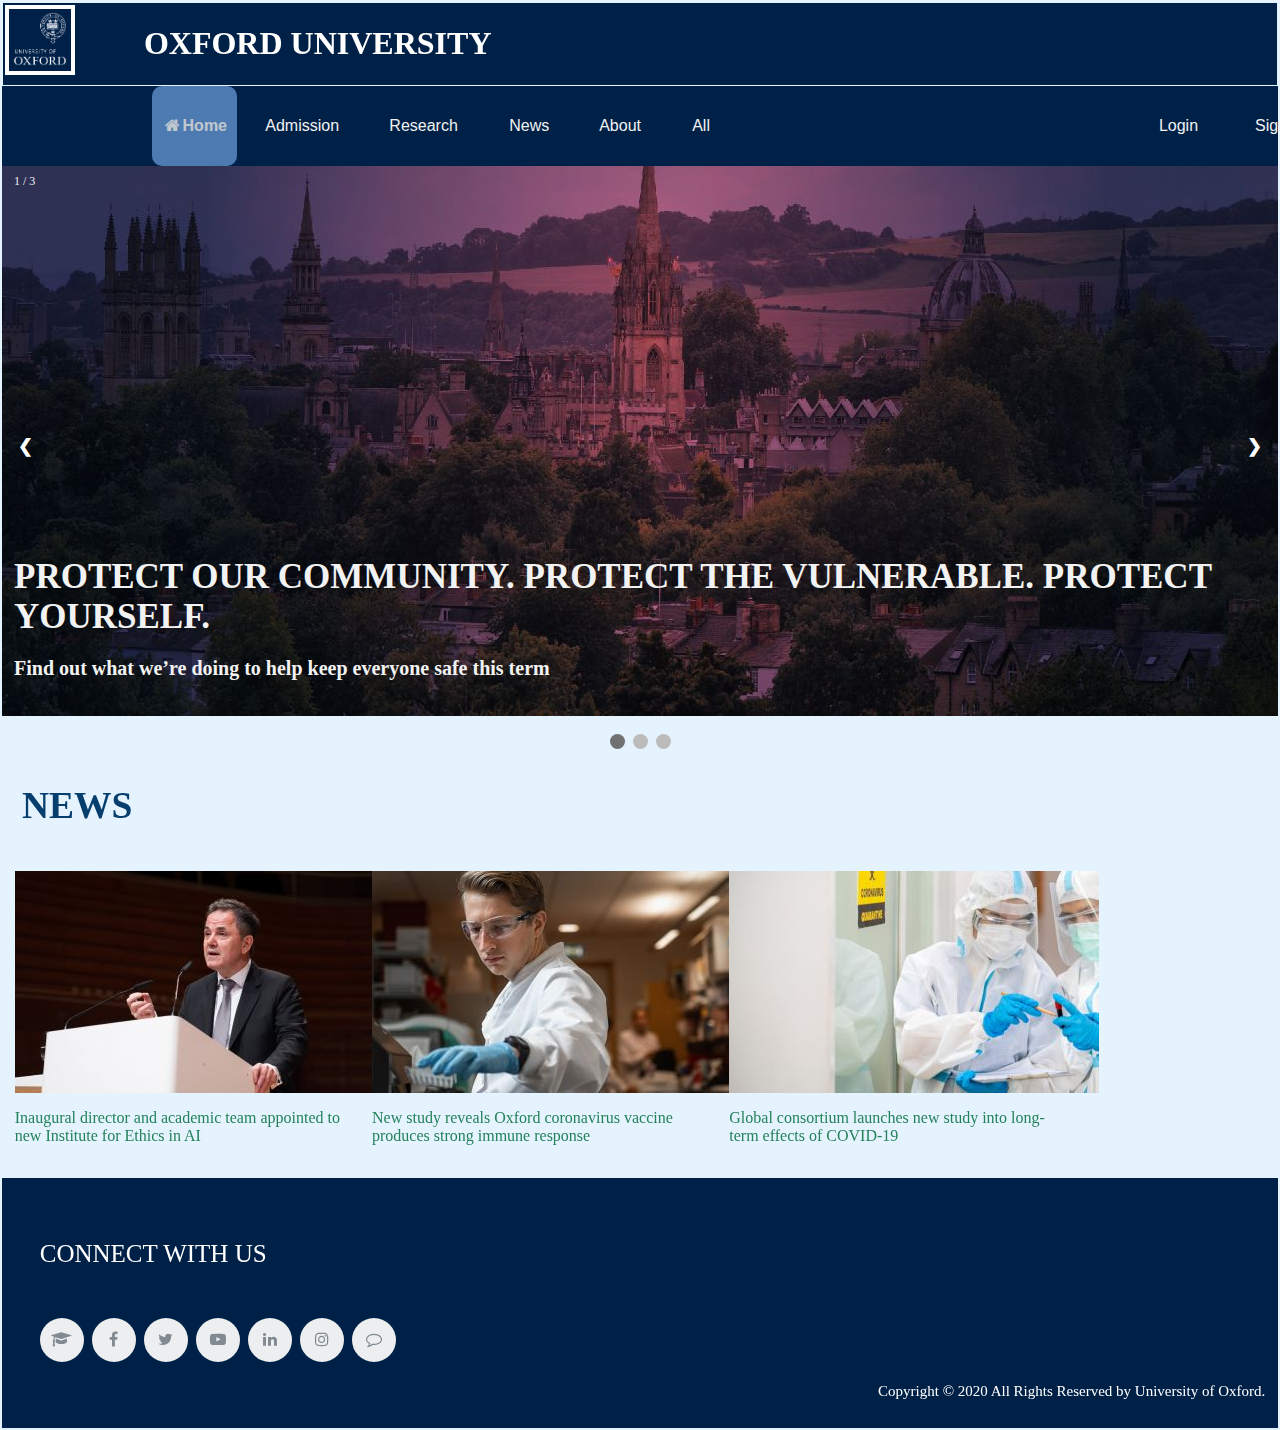
<file: web/index.html>
<!DOCTYPE html>
<!DOCTYPE html>
<html lang="en" dir="ltr">
<head>
  <meta charset="utf-8">
  <meta name="viewport" content="width=device-width, initial-scale=1">
  <title>ASSIGNMENT 1-2</title>
  <link rel="stylesheet" href="CSS/ex.css">
  <link rel="stylesheet" href="CSS/footer.css">
  <link rel="stylesheet" href="https://cdnjs.cloudflare.com/ajax/libs/font-awesome/4.7.0/css/font-awesome.min.css">
<!-- <link rel="stylesheet" href="https://fonts.googleapis.com/css?family=Lobster"> -->
</head>
<body>
  <header>
    <div class="header">
      <div class="logo">
        <a href="index.html">
        <img src="images/OX.png" alt="Oxford University" style="  width:70px;height:70px;border: 4px #ffffff solid;";>
        </a>
      </div>

          <h1 class="header"> OXFORD UNIVERSITY</h1>

    </div>
        <nav>
          <div class="menu">
          <ul style="  padding: 0;margin: 0 0 0 150px;display: inline-flex;list-style: none;">
             <li><a href="index.html" class ="active"><i class="fa fa-fw fa-home"></i>Home</a></li>
             <li><div class="dropdown">
               <a href="#">Admission</a>
               <div class="dropdown-content">
                 <a href="#">Undergraduate</a>
                 <a href="#">Graduate</a>
                 <a href="#">Continuining education</a>
               </div>
                </div>
            </li>
            <li><div class="dropdown">
              <a href="#">Research</a>
              <div class="dropdown-content">
                <a href="#">Dividions</a>
                <a href="#">Research impact </a>
                <a href="#">Libraries</a>
                <a href="#">Innovation and partnership</a>
                <a href="#">Support for researchers</a>
                <a href="#">Public Engagement with Research</a>
              </div>
               </div>
           </li>
           <li><div class="dropdown">
             <a href="#">News</a>
             <div class="dropdown-content">
               <a href="#">Events</a>
               <a href="sblog.html">Science Blog</a>
               <a href="Director.html">Arts Blog</a>
               <a href="effect.html">Oxford and Coronavirus</a>
               <a href="#">News releases for journalists</a>
               <a href="#">Filming in Oxford</a>
               <a href="#">Find an Expert</a>
             </div>
              </div>
          </li>
          <li><div class="dropdown">
            <a href="#" >About</a>
            <div class="dropdown-content">
              <a href="#">Organization</a>
              <a href="#">Facts and figures</a>
              <a href="#">Oxford people</a>
              <a href="#">Oxford Access</a>
              <a href="#">Jobs</a>
            </div>
             </div>
         </li>
           <li><div class="dropdown">
             <a href="A" >All</a>
             <div class="dropdown-content">
               <a href="#">Colleges</a>
               <a href="#">Oxford Students</a>
               <a href="#">Local community</a>
               <a href="#">Staff</a>
               <a href="#">Alumni</a>
             </div>
           </div>
          </li>
           <li>
            <div class="login">
              <a href="login.html">Login</a>
            </div>
          </li>
          <li>
           <div class="dropdown">
             <a href="signup.html">Sign UP</a>
           </div>
         </li>
         </ul>
         </div>

        </nav>
  </header>

  <main>
    <section>

      <div class="slideshow-container">

        <!-- Full-width images with number and caption text -->
        <div class="mySlides fade">
          <div class="numbertext">1 / 3</div>
          <img src="images/building.jpg" alt="Oxford University" style="width:100%; height:550px;">
          <div class="text">
            <b>PROTECT OUR COMMUNITY. PROTECT THE VULNERABLE. PROTECT YOURSELF. </b>
            <p style="font-size:20px;">Find out what we’re doing to help keep everyone safe this term</p>
        </div>

      </div>

        <div class="mySlides fade">
          <div class="numbertext">2 / 3</div>
          <img src="images/virtual.png" alt="Virtual" style="width:100%; height:550px;">
          <div class="text" style="color: #111111;">
            <b>MEET US ONLINE! OUR UNDERGRADUATE OPEN DAY IS ON 18 SEPTEMBER</b>
            <p style="font-size:20px;">Meet staff and students, virtually tour colleges and departments, and find out what it’s really like to be a student here</p></div>
        </div>

        <div class="mySlides fade">
          <div class="numbertext">3 / 3</div>
          <img src="images/lib.jpeg" alt="Library" style="width: 100%;height: 550px;">
          <div class="text">
            <b>HOW TO CHOOSE A MASTER’S COURSE</b>
          <p style="font-size:20px;">Make sure your course is a great fit for you with our advice on where to start</p> </div>
        </div>

        <!-- Next and previous buttons -->
        <a class="prev" onclick="plusSlides(-1)">&#10094;</a>
        <a class="next" onclick="plusSlides(1)">&#10095;</a>
      </div>
      <br>

      <!-- The dots/circles -->
      <div style="text-align:center">
        <span class="dot" onclick="currentSlide(1)"></span>
        <span class="dot" onclick="currentSlide(2)"></span>
        <span class="dot" onclick="currentSlide(3)"></span>
      </div>


      <script>
      var slideIndex = 1;
      showSlides(slideIndex);

      function plusSlides(n) {
      showSlides(slideIndex += n);
      }

      function currentSlide(n) {
      showSlides(slideIndex = n);
      }

      function showSlides(n)
      {
        var i;
        var slides = document.getElementsByClassName("mySlides");
        var dots = document.getElementsByClassName("dot");
        if (n > slides.length) {slideIndex = 1}
        if (n < 1) {slideIndex = slides.length}
        for (i = 0; i < slides.length; i++) {
        slides[i].style.display = "none";
      }
      for (i = 0; i < dots.length; i++) {
        dots[i].className = dots[i].className.replace(" active", "");
      }
      slides[slideIndex-1].style.display = "block";
      dots[slideIndex-1].className += " active";
     }
   </script>
    </section>
    <div id="sec1">
      <h2> <b>NEWS</b></h2>
    </div>
    <div class="row">
    <div  class="column">
      <a  href="Director.html" >
      <img alt="Inaugural director and academic team appointed to new Institute for Ethics in AI" src="images/John T LP.jpg">
      <p>Inaugural director and academic team appointed to new Institute for Ethics in AI</p></a>
    </div>

    <div class="column">
      <a href="sblog.html">
      <img alt="Oxford coronavirus vaccine" src="images/vacc.jpg">
      <p>New study reveals Oxford coronavirus vaccine produces strong immune response</p></a>
    </div>

    <div class="column">
      <a href="effect.html">
      <img alt="Long term Effects of COVID-19" src="images/global.jpg">
      <p>Global consortium launches new study into long-term effects of COVID-19</p></a>
    </div>

  </div>
</main>
   <footer >
      <div>
            <p style="padding:2%;font-size: 25px;">CONNECT WITH US </p>
           <ul class="social-icons" style="list-style-type:none;">

             <li><a  href="https://www.ox.ac.uk/itunes-u"><i class=" fa fa-graduation-cap"></i></a></li>
             <li><a  href="https://www.facebook.com/the.university.of.oxford"><i class="fa fa-facebook"></i></a></li>
             <li><a  href="https://twitter.com/uniofoxford"><i class="fa fa-twitter"></i></a></li>
             <li><a  href="https://www.youtube.com/c/oxforduniversity"><i class="fa fa-youtube-play"></i></a></li>
             <li><a  href="https://www.linkedin.com/school/oxforduni/"><i class="fa fa-linkedin"></i></a></li>
              <li><a  href="https://www.instagram.com/oxford_uni/"><i class="fa fa-instagram"></i></a></li>
             <li><a  href="https://theconversation.com/institutions/university-of-oxford-1260"><i class="fa fa-comment-o"></i></a></li>
           </ul>
      </div>
      <div id="foot"class="footer">
             <p>Copyright &copy; 2020 All Rights Reserved by
               University of Oxford.
             </p>
      </div>
  </footer>
</body>
</html>
</file>
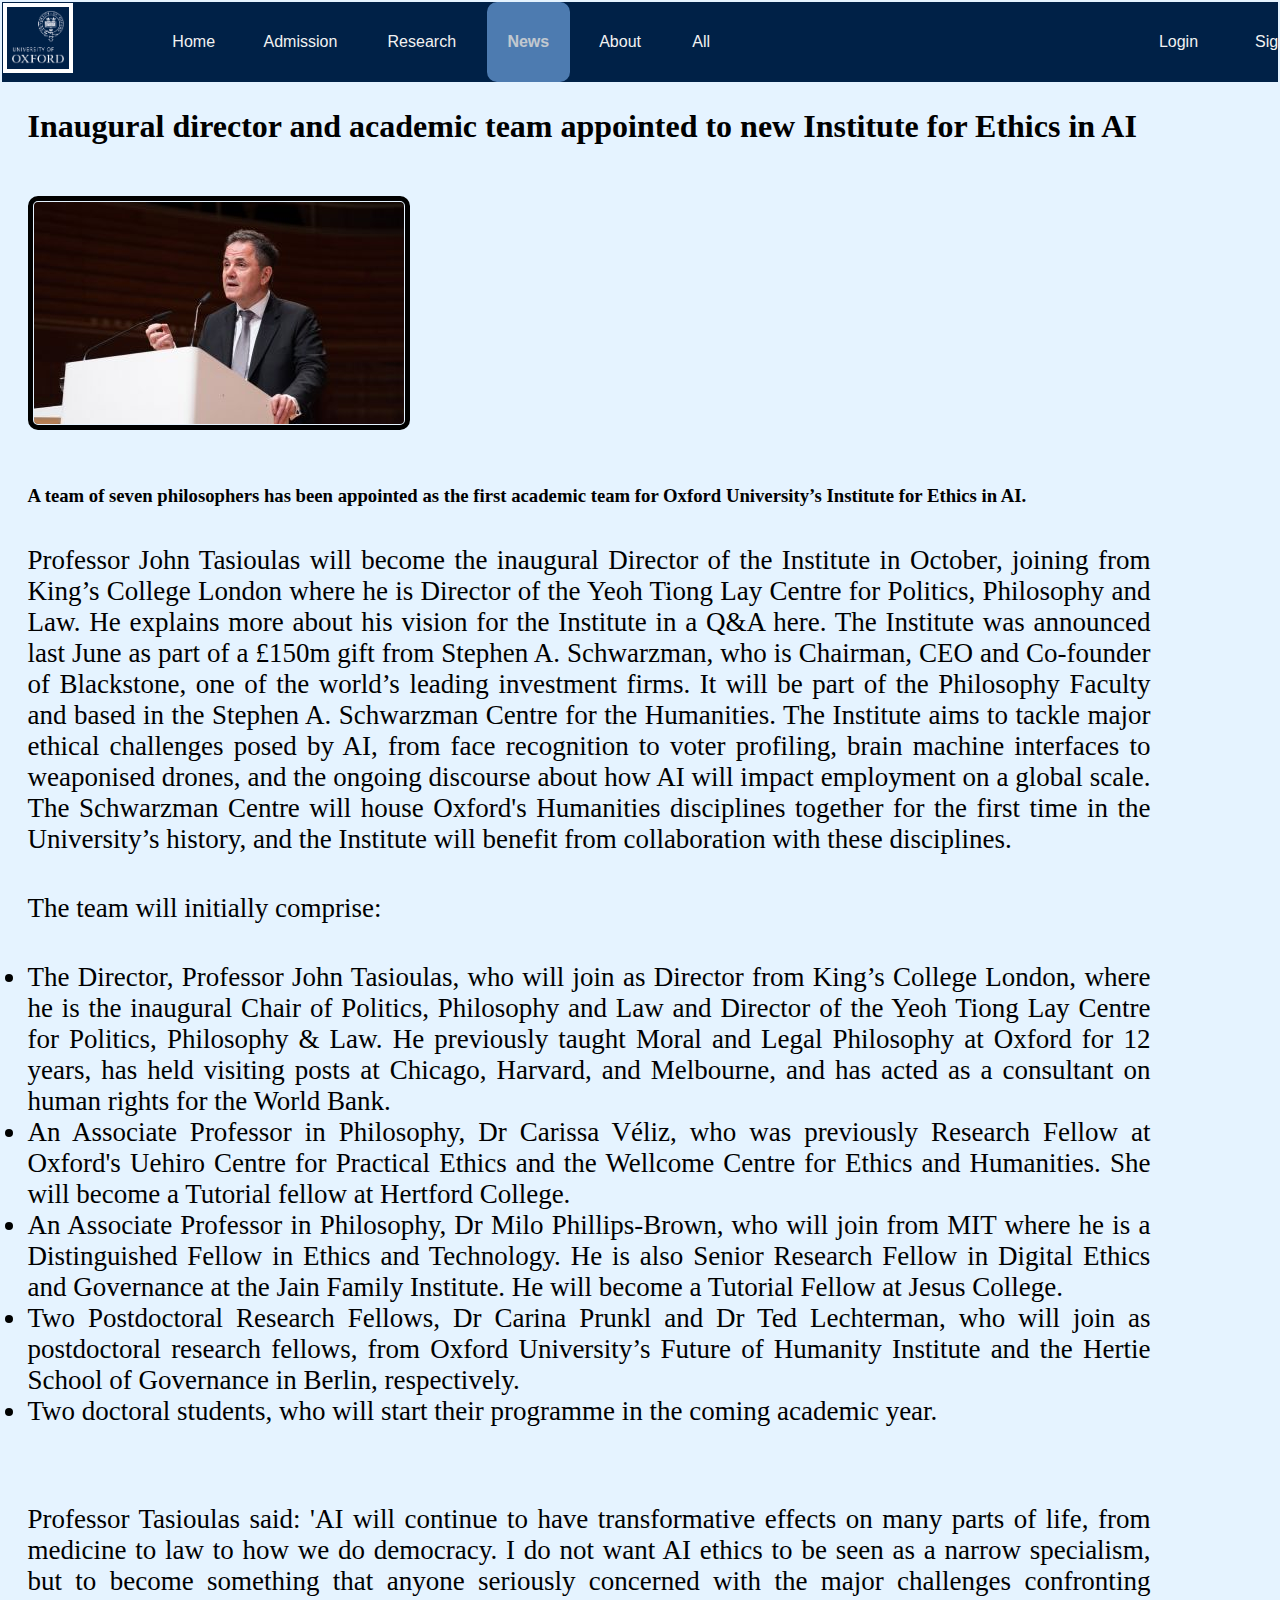
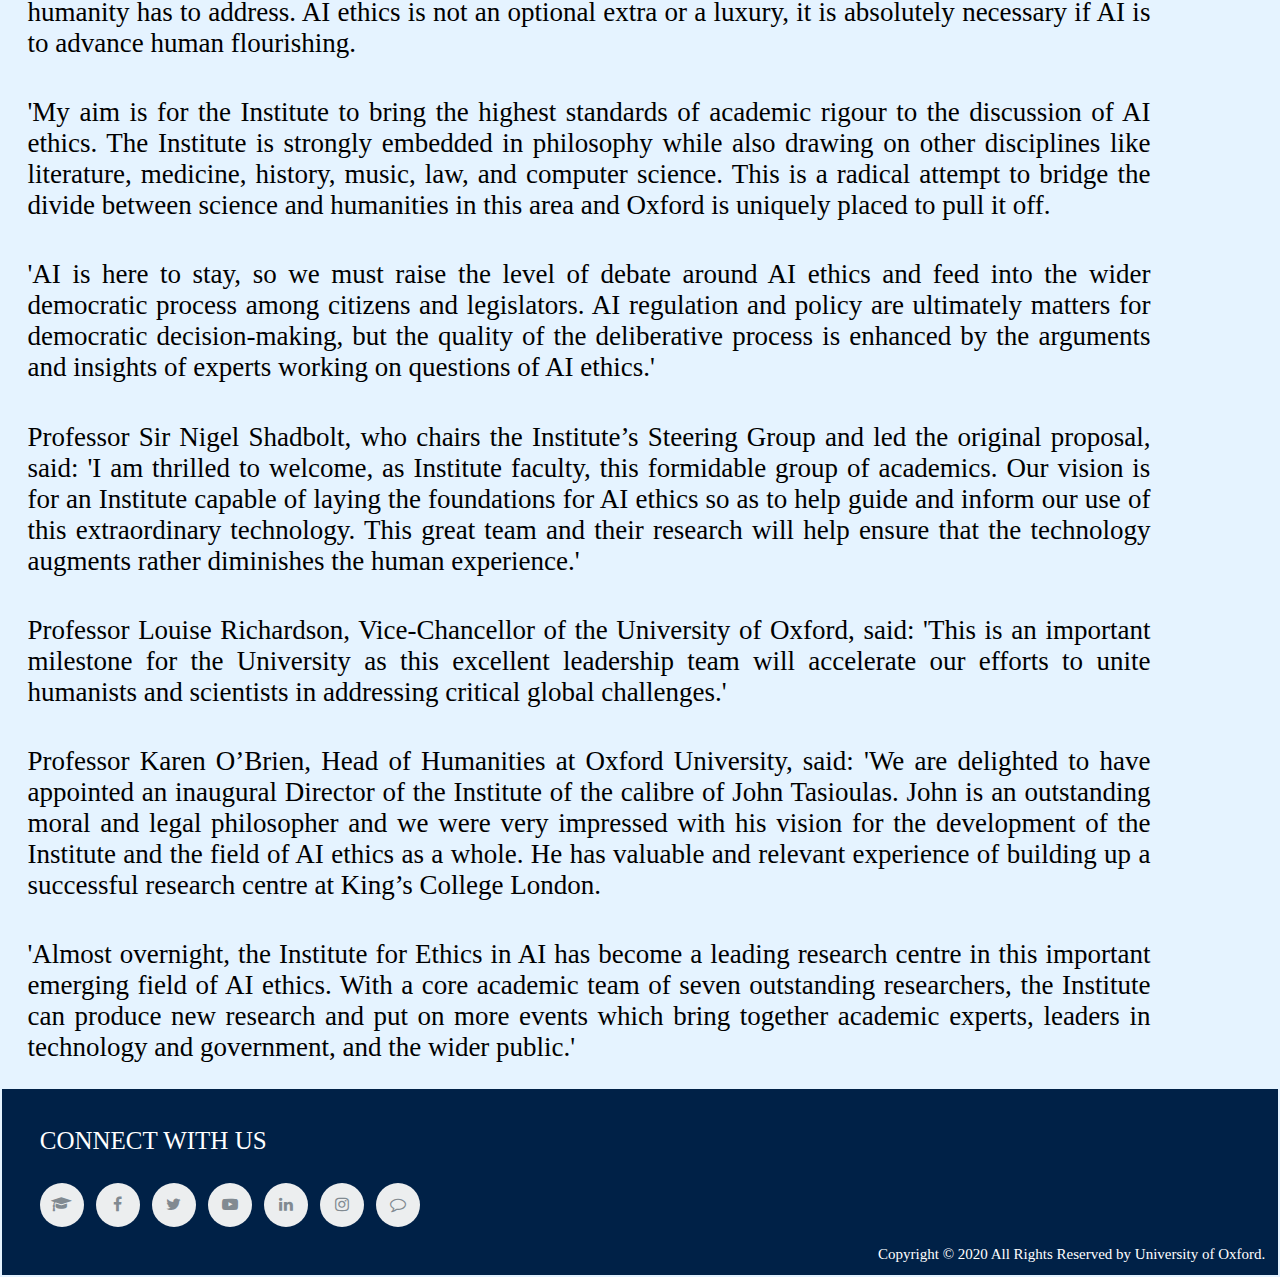
<file: web/Director.html>
<!DOCTYPE html>
<html lang="en" dir="ltr">
<head>
  <meta charset="utf-8">
  <meta name="viewport" content="width=device-width, initial-scale=1">
  <title>NEWS</title>
  <link rel="stylesheet" href="CSS/page.css">
  <link rel="stylesheet" href="CSS/footer.css">
  <link rel="stylesheet" href="https://cdnjs.cloudflare.com/ajax/libs/font-awesome/4.7.0/css/font-awesome.min.css">
</head>
<body>
  <header>
     <div class="logo">
       <a href="index.html">
       <img src="images/OX.png" alt="Oxford University" style="  width:70px;height:70px;border: 4px #ffffff solid;";>
       </a>
     </div>
        <nav>
          <div class="menu">
          <ul style="  padding: 0;margin: 0 0 0 150px;display: inline-flex;list-style: none;">
             <li><a href="index.html">Home</a></li>
             <li><div class="dropdown">
               <a href="#">Admission</a>
               <div class="dropdown-content">
                 <a href="#">Undergraduate</a>
                 <a href="#">Graduate</a>
                 <a href="#">Continuining education</a>
               </div>
                </div>
            </li>
            <li><div class="dropdown">
              <a href="#">Research</a>
              <div class="dropdown-content">
                <a href="#">Dividions</a>
                <a href="#">Research impact </a>
                <a href="#">Libraries</a>
                <a href="#">Innovation and partnership</a>
                <a href="#">Support for researchers</a>
                <a href="#">Public Engagement with Research</a>
              </div>
               </div>
           </li>
           <li><div class="dropdown">
             <a href="#" class="active">News</a>
             <div class="dropdown-content">
               <a href="#">Events</a>
               <a href="sblog.html">Science Blog</a>
               <a href="Director.html">Arts Blog</a>
               <a href="effect.html">Oxford and Coronavirus</a>
               <a href="#">News releases for journalists</a>
               <a href="#">Filming in Oxford</a>
               <a href="#">Find an Expert</a>
             </div>
              </div>
          </li>
          <li><div class="dropdown">
            <a href="#" >About</a>
            <div class="dropdown-content">
              <a href="#">Organization</a>
              <a href="#">Facts and figures</a>
              <a href="#">Oxford people</a>
              <a href="#">Oxford Access</a>
              <a href="#">Jobs</a>
            </div>
             </div>
         </li>
           <li><div class="dropdown">
             <a href="A" >All</a>
             <div class="dropdown-content">
               <a href="#">Colleges</a>
               <a href="#">Oxford Students</a>
               <a href="#">Local community</a>
               <a href="#">Staff</a>
               <a href="#">Alumni</a>
             </div>
           </div>
          </li>
           <li>
            <div class="login">
              <a href="login.html">Login</a>
            </div>
          </li>
          <li>
           <div class="dropdown">
             <a href="signup.html">Sign UP</a>
           </div>
         </li>
         </ul>
         </div>

        </nav>
  </header>

  <h1>Inaugural director and academic team appointed to new Institute for Ethics in AI</h1>

  <a><img alt="Inaugural director and academic team appointed to new Institute for Ethics in AI" src="images/John T LP.jpg" style="border: 5px solid ;border-radius:10px;padding:1px;margin:2%;"/></a>

  <h3>A team of seven philosophers has been appointed as the first academic team for Oxford University’s Institute for Ethics in AI.</h3>
     <p>Professor John Tasioulas will become the inaugural Director of the Institute in October, joining from King’s College London where he is Director of
       the Yeoh Tiong Lay Centre for Politics, Philosophy and Law. He explains more about his vision for the Institute in a Q&A here.
       The Institute was announced last June as part of a £150m gift from Stephen A. Schwarzman, who is Chairman, CEO and Co-founder of Blackstone,
       one of the world’s leading investment firms. It will be part of the Philosophy Faculty and based in the Stephen A. Schwarzman Centre for the Humanities.
       The Institute aims to tackle major ethical challenges posed by AI, from face recognition to voter profiling, brain machine interfaces to weaponised drones,
       and the ongoing discourse about how AI will impact employment on a global scale. The Schwarzman Centre will house Oxford's Humanities disciplines together for
       the first time in the University’s history, and the Institute will benefit from collaboration with these disciplines.</p>
     <p>The team will initially comprise:
       <ul id="pageul">
         <li>The Director, Professor John Tasioulas, who will join as Director from King’s College London, where he is the inaugural Chair of Politics, Philosophy and
           Law and Director of the Yeoh Tiong Lay Centre for Politics, Philosophy & Law. He previously taught Moral and Legal Philosophy at Oxford for 12 years, has held
           visiting posts at Chicago, Harvard, and Melbourne, and has acted as a consultant on human rights for the World Bank.</li>
         <li>An Associate Professor in Philosophy, Dr Carissa Véliz, who was previously Research Fellow at Oxford's Uehiro Centre for Practical Ethics and the Wellcome
            Centre for Ethics and Humanities. She will become a Tutorial fellow at Hertford College.</li>
         <li>An Associate Professor in Philosophy, Dr Milo Phillips-Brown, who will join from MIT where he is a Distinguished Fellow in Ethics and Technology. He is also
           Senior Research Fellow in Digital Ethics and Governance at the Jain Family Institute. He will become a Tutorial Fellow at Jesus College.</li>
         <li>Two Postdoctoral Research Fellows, Dr Carina Prunkl and Dr Ted Lechterman, who will join as postdoctoral research fellows, from Oxford University’s Future of
            Humanity Institute and the Hertie School of Governance in Berlin, respectively.</li>
        <li>Two doctoral students, who will start their programme in the coming academic year.</li>
       </ul>
     </p>
     <p>Professor Tasioulas said: 'AI will continue to have transformative effects on many parts of life, from medicine to law to how we do democracy. I do not want AI ethics
        to be seen as a narrow specialism, but to become something that anyone seriously concerned with the major challenges confronting humanity has to address. AI ethics is
         not an optional extra or a luxury, it is absolutely necessary if AI is to advance human flourishing.</p>
     <p>'My aim is for the Institute to bring the highest standards of academic rigour to the discussion of AI ethics. The Institute is strongly embedded in philosophy while also
       drawing on other disciplines like literature, medicine, history, music, law, and computer science. This is a radical attempt to bridge the divide between science and humanities
        in this area and Oxford is uniquely placed to pull it off.</p>
     <p>'AI is here to stay, so we must raise the level of debate around AI ethics and feed into the wider democratic process among citizens and legislators. AI regulation and policy are
       ultimately matters for democratic decision-making, but the quality of the deliberative process is enhanced by the arguments and insights of experts working on questions of AI ethics.'</p>
     <p>Professor Sir Nigel Shadbolt, who chairs the Institute’s Steering Group and led the original proposal, said: 'I am thrilled to welcome, as Institute faculty, this formidable group of academics.
        Our vision is for an Institute capable of laying the foundations for AI ethics so as to help guide and inform our use of this extraordinary technology. This great team and their research will help
         ensure that the technology augments rather diminishes the human experience.'</p>
     <p>Professor Louise Richardson, Vice-Chancellor of the University of Oxford, said: 'This is an important milestone for the University as this excellent leadership team will accelerate our efforts to
        unite humanists and scientists in addressing critical global challenges.'</p>
     <p>Professor Karen O’Brien, Head of Humanities at Oxford University, said: 'We are delighted to have appointed an inaugural Director of the Institute of the calibre of John Tasioulas. John is an outstanding
       moral and legal philosopher and we were very impressed with his vision for the development of the Institute and the field of AI ethics as a whole. He has valuable and relevant experience of building up a
       successful research centre at King’s College London.</p>
     <p>'Almost overnight, the Institute for Ethics in AI has become a leading research centre in this important emerging field of AI ethics. With a core academic team of seven outstanding researchers, the Institute
        can produce new research and put on more events which bring together academic experts, leaders in technology and government, and the wider public.'</p>
        <footer >
           <div>
                 <p style="padding:1%;font-size: 25px;">CONNECT WITH US </p>
                <ul class="social-icons" style="list-style-type:none;">

                  <li><a  href="https://www.ox.ac.uk/itunes-u"><i class=" fa fa-graduation-cap"></i></a></li>
                  <li><a  href="https://www.facebook.com/the.university.of.oxford"><i class="fa fa-facebook"></i></a></li>
                  <li><a  href="https://twitter.com/uniofoxford"><i class="fa fa-twitter"></i></a></li>
                  <li><a  href="https://www.youtube.com/c/oxforduniversity"><i class="fa fa-youtube-play"></i></a></li>
                  <li><a  href="https://www.linkedin.com/school/oxforduni/"><i class="fa fa-linkedin"></i></a></li>
                   <li><a  href="https://www.instagram.com/oxford_uni/"><i class="fa fa-instagram"></i></a></li>
                  <li><a  href="https://theconversation.com/institutions/university-of-oxford-1260"><i class="fa fa-comment-o"></i></a></li>
                </ul>
           </div>
           <div >
                  <p id="foot"class="footer">Copyright &copy; 2020 All Rights Reserved by
                    University of Oxford.
                  </p>
           </div>
       </footer>

</body>
</html>
</file>
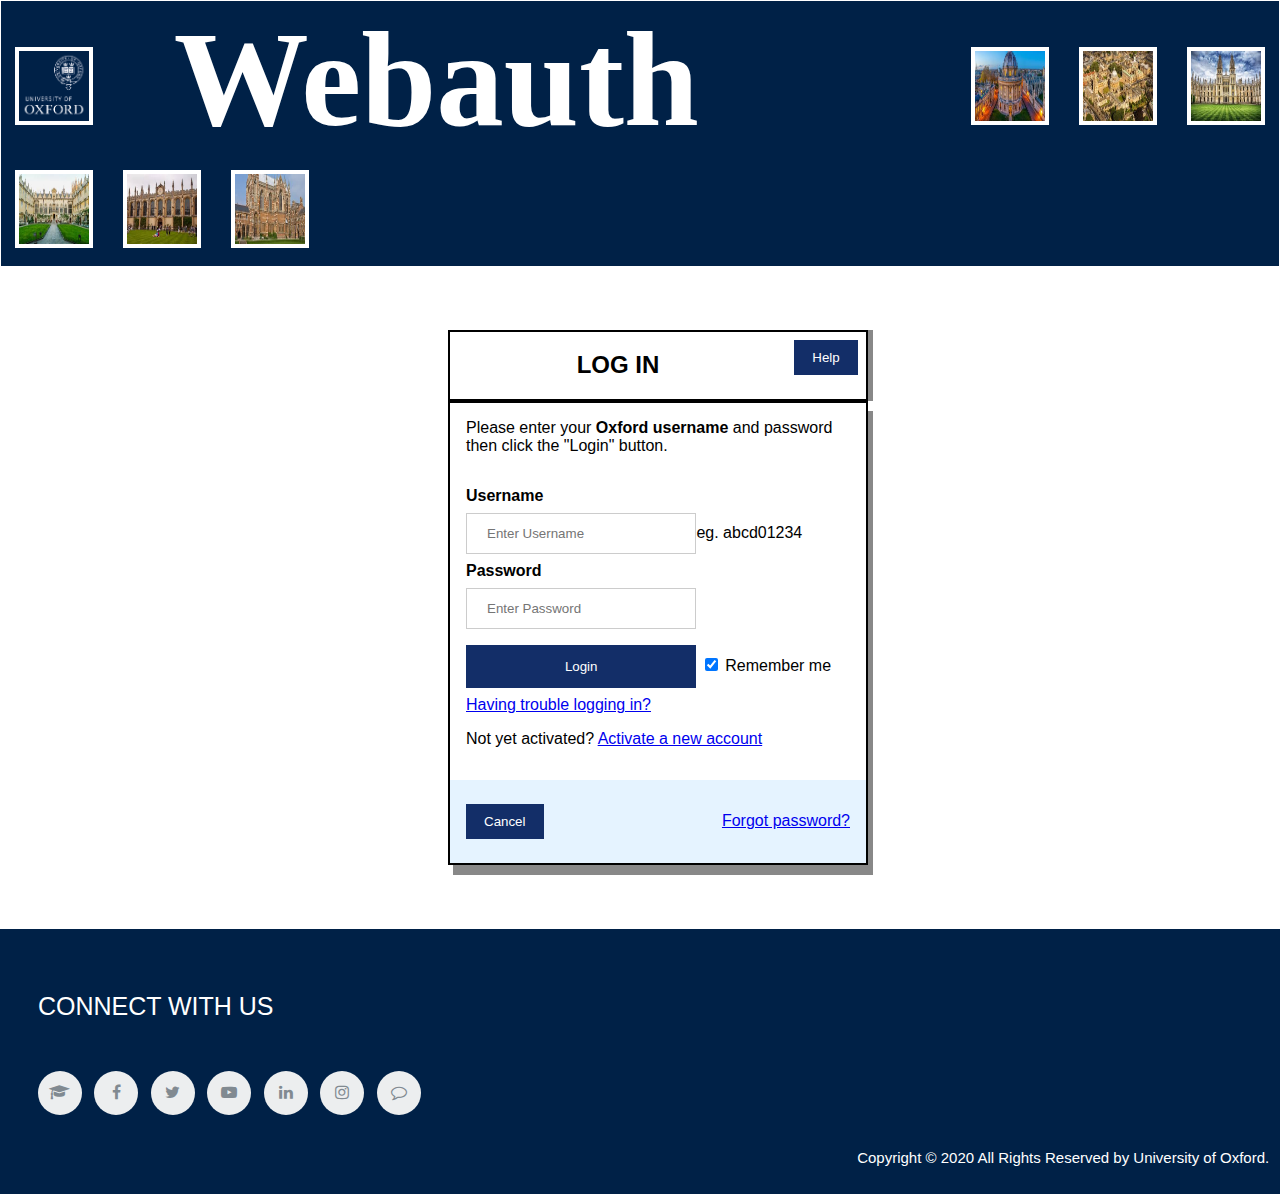
<file: web/login.html>
<!DOCTYPE html>
<html lang="en" dir="ltr">
  <head>
    <meta charset="utf-8">
    <meta name="viewport" content="width=device-width, initial-scale=1">
    <title>Login</title>
    <link rel="stylesheet" href="CSS/login.css">
    <link rel="stylesheet" href="CSS/footer.css">
    <link rel="stylesheet" href="https://cdnjs.cloudflare.com/ajax/libs/font-awesome/4.7.0/css/font-awesome.min.css">
  </head>
  <body>
    <div class="header">
      <div class="logo">
        <a href="index.html">
        <img src="images/OX.png" alt="Oxford University" style="  width:70px;height:70px;border: 4px #ffffff solid;";>
        </a>
      </div>

      <h1 class="header"> Webauth </h1>

      <div class="logo">
        <img src="images/a.jpg" alt="Oxford University" style="  width:70px;height:70px;border: 4px #ffffff solid;";>
      </div>

      <div class="logo">
        <img src="images/b.jpg" alt="Oxford University" style="  width:70px;height:70px;border: 4px #ffffff solid;";>
      </div>

      <div class="logo">
        <img src="images/c.jpg" alt="Oxford University" style="  width:70px;height:70px;border: 4px #ffffff solid;";>
      </div>

      <div class="logo">
        <img src="images/d.jpg" alt="Oxford University" style="  width:70px;height:70px;border: 4px #ffffff solid;";>
      </div>

      <div class="logo">
        <img src="images/e.jpg" alt="Oxford University" style="  width:70px;height:70px;border: 4px #ffffff solid;";>
      </div>

      <div class="logo">
        <img src="images/f.jpg" alt="Oxford University" style="  width:70px;height:70px;border: 4px #ffffff solid;";>
      </div>

    </div>


 <div id="center">
  <div id="head" >
    <h2>LOG IN</h2>
    <button type="button" class="helpbtn">Help</button></a>
  </div>

<form action="/action_page.php" method="post">

   <div class="container">
     Please enter your <b>Oxford username</b> and password then click the "Login" button.
   </div>
  <div class="container">
    <label id="display" for="uname"><b>Username</b></label>
    <label><input type="text" placeholder="Enter Username" name="uname" required>eg. abcd01234 </label>

    <label  id="display" for="psw"><b>Password</b></label>
    <input type="password" placeholder="Enter Password" name="psw" required>

    <button type="submit">Login</button>
    <label>
      <input type="checkbox" checked="checked" name="remember"> Remember me
    </label>
    <div class="ds">
      <a href="#"target="_blank">Having trouble logging in?</a>
      <p>Not yet activated? <a href="signup.html">Activate a new account</a></p>
    </div>
  </div>

  <div class="container" style="background-color:#e5f3ff">
    <a href="index.html">
    <button type="button" class="cancelbtn">Cancel</button></a>
    <span class="psw"><a href="#">Forgot password?</a></span>
  </div>
</form>
</div>
<footer >
   <div>
         <p style="padding:2%;font-size: 25px;">CONNECT WITH US </p>
        <ul class="social-icons" style="list-style-type:none;">

          <li><a  href="https://www.ox.ac.uk/itunes-u"><i class=" fa fa-graduation-cap"></i></a></li>
          <li><a  href="https://www.facebook.com/the.university.of.oxford"><i class="fa fa-facebook"></i></a></li>
          <li><a  href="https://twitter.com/uniofoxford"><i class="fa fa-twitter"></i></a></li>
          <li><a  href="https://www.youtube.com/c/oxforduniversity"><i class="fa fa-youtube-play"></i></a></li>
          <li><a  href="https://www.linkedin.com/school/oxforduni/"><i class="fa fa-linkedin"></i></a></li>
           <li><a  href="https://www.instagram.com/oxford_uni/"><i class="fa fa-instagram"></i></a></li>
          <li><a  href="https://theconversation.com/institutions/university-of-oxford-1260"><i class="fa fa-comment-o"></i></a></li>
        </ul>
   </div>
   <div id="foot"class="footer">
          <p>Copyright &copy; 2020 All Rights Reserved by
            University of Oxford.
          </p>
   </div>
</footer>
  </body>
</html>
</file>
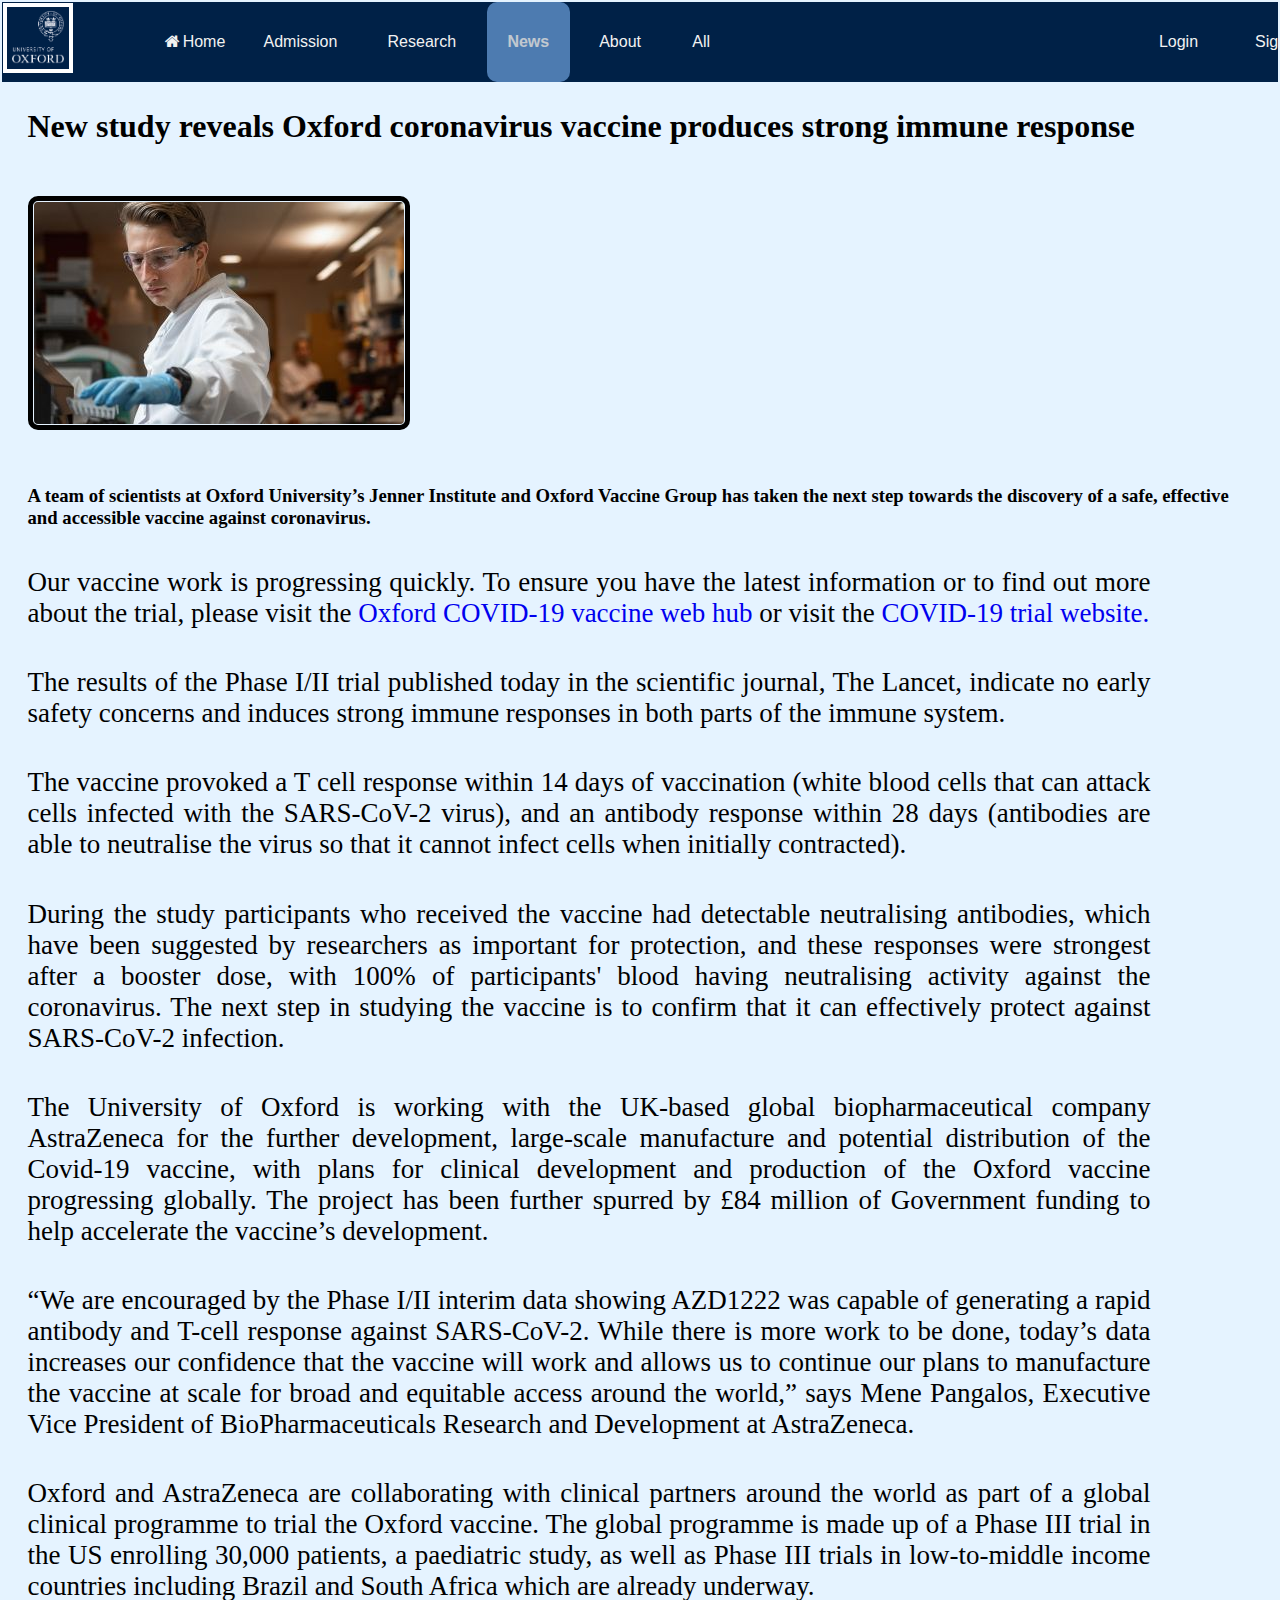
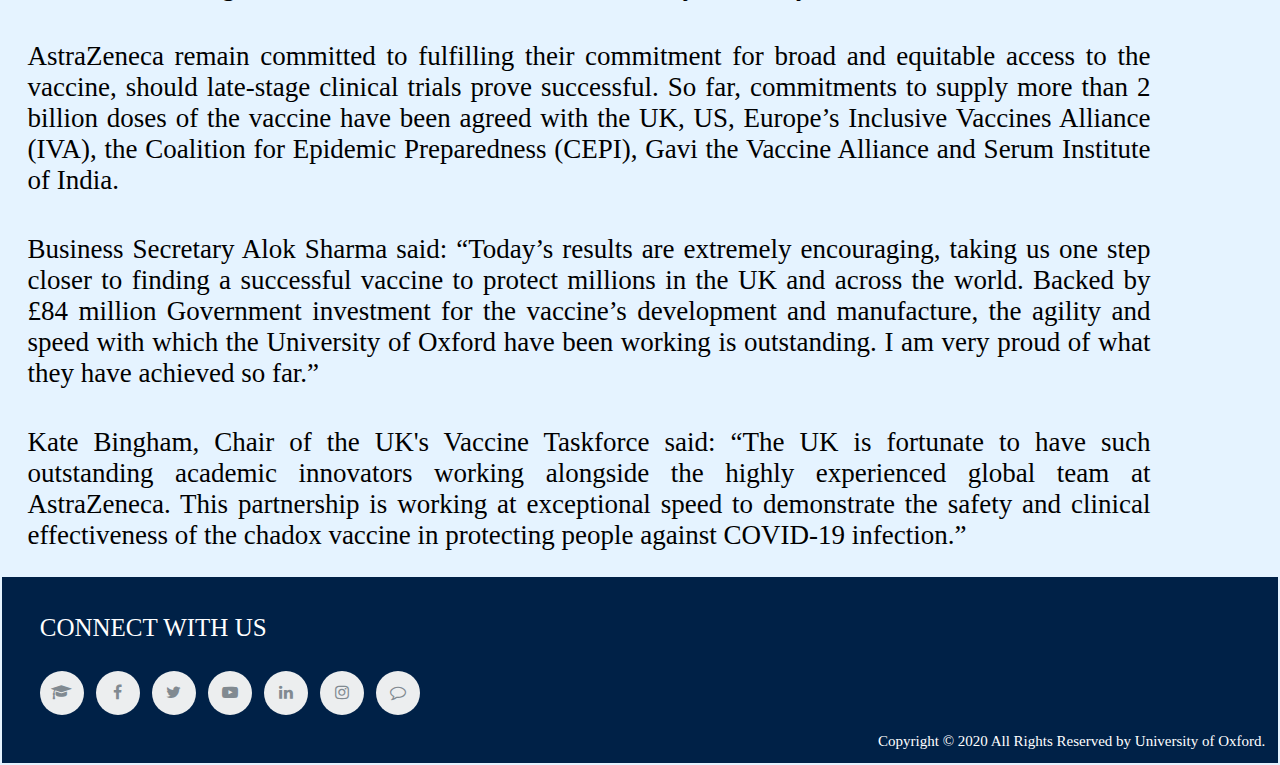
<file: web/sblog.html>
<!DOCTYPE html>
<html lang="en" dir="ltr">
<head>
  <meta charset="utf-8">
  <meta name="viewport" content="width=device-width, initial-scale=1">
  <title>NEWS</title>
  <link rel="stylesheet" href="CSS/page.css">
  <link rel="stylesheet" href="CSS/footer.css">
  <link rel="stylesheet" href="https://cdnjs.cloudflare.com/ajax/libs/font-awesome/4.7.0/css/font-awesome.min.css">
</head>
<body>
  <header>
     <div class="logo">
       <a href="index.html">
       <img src="images/OX.png" alt="Oxford University" style="  width:70px;height:70px;border: 4px #ffffff solid;";>
       </a>
     </div>
        <nav>
          <div class="menu">
          <ul style="  padding: 0;margin: 0 0 0 150px;display: inline-flex;list-style: none;">
             <li><a href="index.html"><i class="fa fa-fw fa-home"></i>Home</a></li>
             <li><div class="dropdown">
               <a href="#">Admission</a>
               <div class="dropdown-content">
                 <a href="#">Undergraduate</a>
                 <a href="#">Graduate</a>
                 <a href="#">Continuining education</a>
               </div>
                </div>
            </li>
            <li><div class="dropdown">
              <a href="#">Research</a>
              <div class="dropdown-content">
                <a href="#">Dividions</a>
                <a href="#">Research impact </a>
                <a href="#">Libraries</a>
                <a href="#">Innovation and partnership</a>
                <a href="#">Support for researchers</a>
                <a href="#">Public Engagement with Research</a>
              </div>
               </div>
           </li>
           <li><div class="dropdown">
             <a href="#" class ="active">News</a>
             <div class="dropdown-content">
               <a href="#">Events</a>
               <a href="sblog.html">Science Blog</a>
               <a href="Director.html">Arts Blog</a>
               <a href="effect.html">Oxford and Coronavirus</a>
               <a href="#">News releases for journalists</a>
               <a href="#">Filming in Oxford</a>
               <a href="#">Find an Expert</a>
             </div>
              </div>
          </li>
          <li><div class="dropdown">
            <a href="#" >About</a>
            <div class="dropdown-content">
              <a href="#">Organization</a>
              <a href="#">Facts and figures</a>
              <a href="#">Oxford people</a>
              <a href="#">Oxford Access</a>
              <a href="#">Jobs</a>
            </div>
             </div>
         </li>
           <li><div class="dropdown">
             <a href="A" >All</a>
             <div class="dropdown-content">
               <a href="#">Colleges</a>
               <a href="#">Oxford Students</a>
               <a href="#">Local community</a>
               <a href="#">Staff</a>
               <a href="#">Alumni</a>
             </div>
           </div>
          </li>
           <li>
            <div class="login">
              <a href="login.html">Login</a>
            </div>
          </li>
          <li>
           <div class="dropdown">
             <a href="signup.html">Sign UP</a>
           </div>
         </li>
         </ul>
         </div>

        </nav>
  </header>

  <h1>New study reveals Oxford coronavirus vaccine produces strong immune response</h1>

  <a><img alt="Oxford coronavirus vaccine" src="images/vacc.jpg" style="border: 5px solid ;border-radius:10px;padding:1px;margin:2%;"/></a>

  <h3>A team of scientists at Oxford University’s Jenner Institute and Oxford Vaccine Group
     has taken the next step towards the discovery of a safe, effective and accessible vaccine
      against coronavirus.</h3>

  <p>Our vaccine work is progressing quickly. To ensure you have the latest information or to
    find out more about the trial, please visit the<a href="https://www.ox.ac.uk/news/2020-07-20-new-study-reveals-oxford-coronavirus-vaccine-produces-strong-immune-response"target="_blank"> Oxford COVID-19 vaccine web hub</a>
    or visit the <a href="https://covid19vaccinetrial.co.uk/"target="_blank">COVID-19 trial website.</a></p>
  <p>The results of the Phase I/II trial published today in the scientific journal, The Lancet, indicate no early
     safety concerns and induces strong immune responses in both parts of the immune system.</p>
  <p>The vaccine provoked a T cell response within 14 days of vaccination (white blood cells that can attack cells infected with the SARS-CoV-2 virus), and an antibody response within 28 days (antibodies are able to neutralise
     the virus so that it cannot infect cells when initially contracted).</p>


  <p>During the study participants who received the vaccine had detectable neutralising antibodies,
     which have been suggested by researchers as important for protection, and these responses were strongest after
     a booster dose, with 100% of participants' blood having neutralising activity against the coronavirus. The next
      step in studying the vaccine is to confirm that it can effectively protect against SARS-CoV-2 infection.</p>
  <p>The University of Oxford is working with the UK-based global biopharmaceutical company AstraZeneca for the further development, large-scale
    manufacture and potential distribution of the Covid-19 vaccine, with plans for clinical development and production of the Oxford vaccine
    progressing globally. The project has been further spurred by £84 million of Government funding to help accelerate the vaccine’s development.</p>
  <p>“We are encouraged by the Phase I/II interim data showing AZD1222 was capable of generating a rapid antibody and T-cell response against
    SARS-CoV-2. While there is more work to be done, today’s data increases our confidence that the vaccine will work and allows us to continue our
     plans to manufacture the vaccine at scale for broad and equitable access around the world,” says Mene Pangalos, Executive Vice President of BioPharmaceuticals
      Research and Development at AstraZeneca.</p>
  <p>Oxford and AstraZeneca are collaborating with clinical partners around the world as part of a global clinical programme to trial the Oxford vaccine.
     The global programme is made up of a Phase III trial in the US enrolling 30,000 patients, a paediatric study, as well as Phase III trials
      in low-to-middle income countries including Brazil and South Africa which are already underway.</p>
  <p>AstraZeneca remain committed to fulfilling their commitment for broad and equitable access to the vaccine, should late-stage
    clinical trials prove successful. So far, commitments to supply more than 2 billion doses of the vaccine have been agreed with the
     UK, US, Europe’s Inclusive Vaccines Alliance (IVA), the Coalition for Epidemic Preparedness (CEPI), Gavi the Vaccine Alliance and
     Serum Institute of India.</p>
  <p>Business Secretary Alok Sharma said: “Today’s results are extremely encouraging, taking us one step closer to finding
     a successful vaccine to protect millions in the UK and across the world. Backed by £84 million Government investment for
     the vaccine’s development and manufacture, the agility and speed with which the University of Oxford have been working is outstanding.
      I am very proud of what they have achieved so far.”</p>
  <p>Kate Bingham, Chair of the UK's Vaccine Taskforce said: “The UK is fortunate to have such
    outstanding academic innovators working alongside the highly experienced global team at AstraZeneca.
    This partnership is working at exceptional speed to demonstrate the safety and clinical effectiveness of the
    chadox vaccine in protecting people against COVID-19 infection.”</p>
    <footer >
       <div>
             <p style="padding:1%;font-size: 25px;">CONNECT WITH US </p>
            <ul class="social-icons" style="list-style-type:none;">

              <li><a  href="https://www.ox.ac.uk/itunes-u"><i class=" fa fa-graduation-cap"></i></a></li>
              <li><a  href="https://www.facebook.com/the.university.of.oxford"><i class="fa fa-facebook"></i></a></li>
              <li><a  href="https://twitter.com/uniofoxford"><i class="fa fa-twitter"></i></a></li>
              <li><a  href="https://www.youtube.com/c/oxforduniversity"><i class="fa fa-youtube-play"></i></a></li>
              <li><a  href="https://www.linkedin.com/school/oxforduni/"><i class="fa fa-linkedin"></i></a></li>
               <li><a  href="https://www.instagram.com/oxford_uni/"><i class="fa fa-instagram"></i></a></li>
              <li><a  href="https://theconversation.com/institutions/university-of-oxford-1260"><i class="fa fa-comment-o"></i></a></li>
            </ul>
       </div>
       <div >
              <p id="foot" class="footer">Copyright &copy; 2020 All Rights Reserved by
                University of Oxford.
              </p>
       </div>
   </footer>
</body>
</html>
</file>
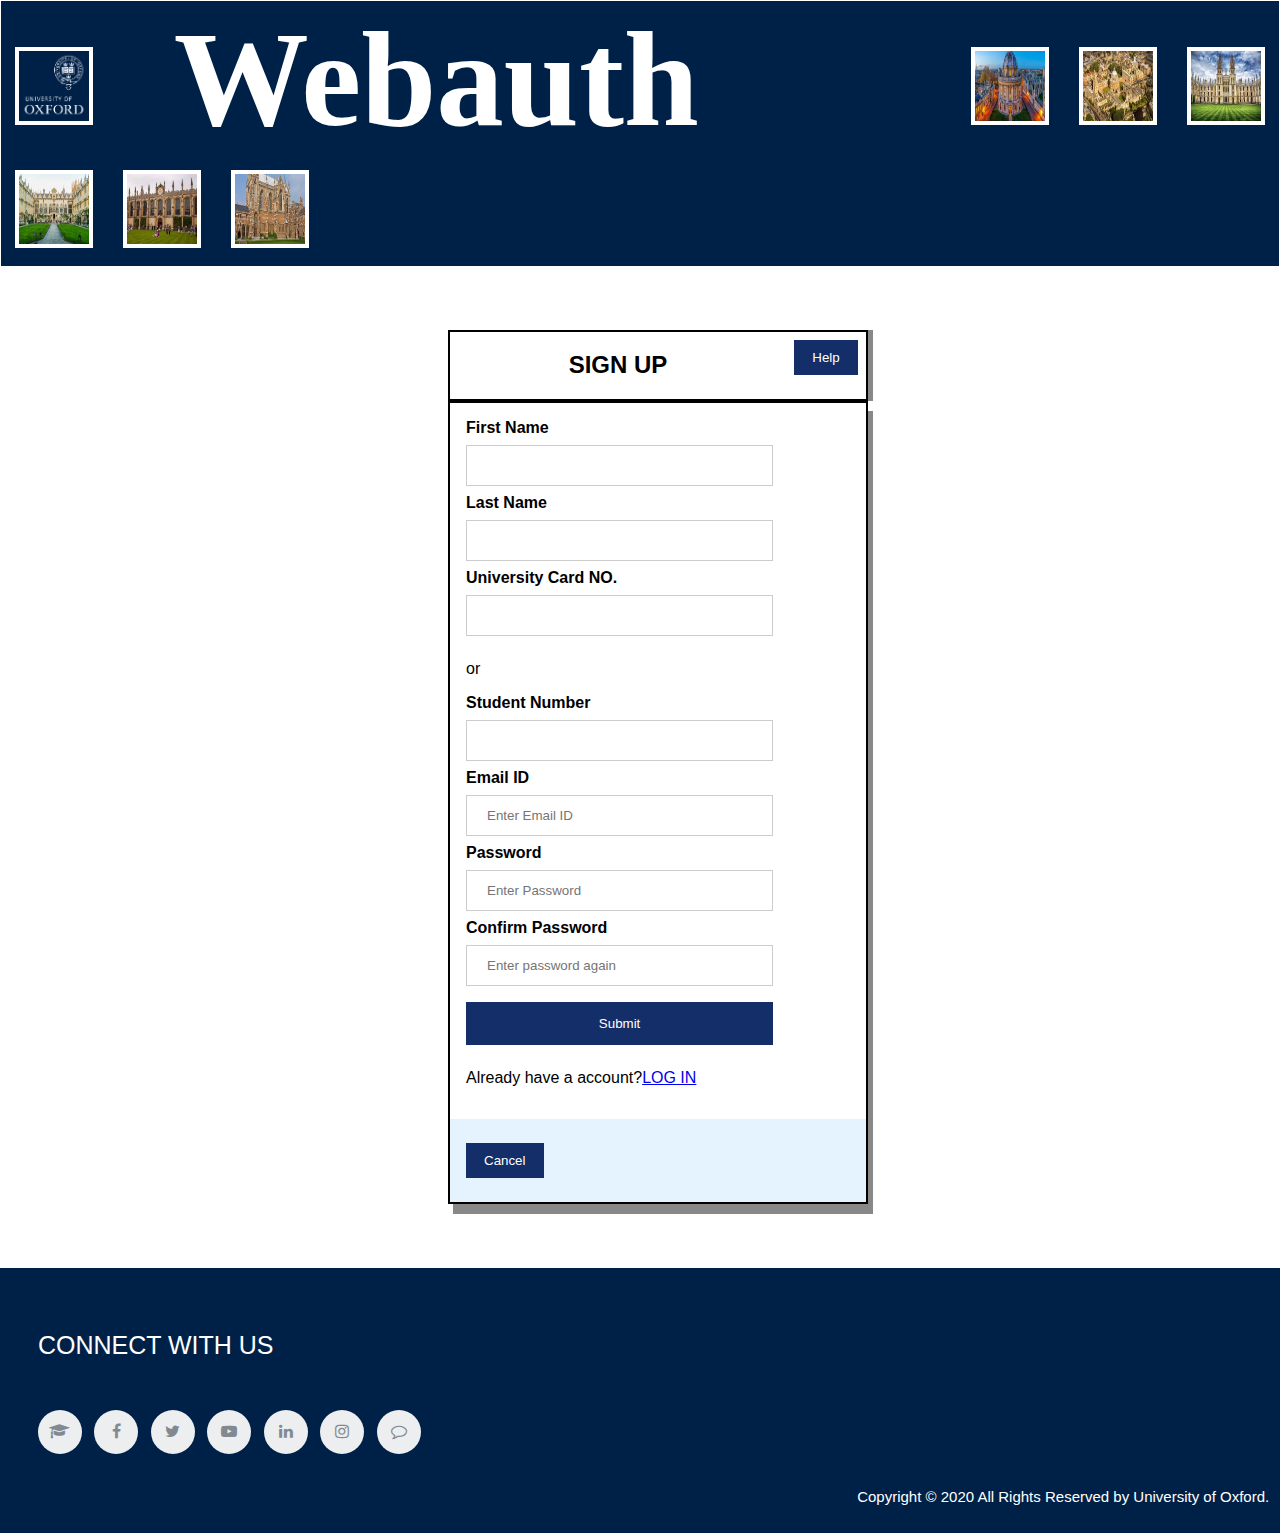
<file: web/signup.html>
<!DOCTYPE html>
<html lang="en" dir="ltr">
  <head>
    <meta charset="utf-8">
    <meta name="viewport" content="width=device-width, initial-scale=1">
    <title>Sign Up</title>
    <link rel="stylesheet" href="CSS/signup.css">
    <link rel="stylesheet" href="CSS/footer.css">
    <link rel="stylesheet" href="https://cdnjs.cloudflare.com/ajax/libs/font-awesome/4.7.0/css/font-awesome.min.css">
  </head>
  <body>
    <div class="header">
      <div class="logo">
        <a href="index.html">
        <img src="images/OX.png" alt="Oxford University" style="  width:70px;height:70px;border: 4px #ffffff solid;";>
        </a>
      </div>

      <h1 class="header"> Webauth </h1>

      <div class="logo">
        <img src="images/a.jpg" alt="Oxford University" style="  width:70px;height:70px;border: 4px #ffffff solid;";>
      </div>

      <div class="logo">
        <img src="images/b.jpg" alt="Oxford University" style="  width:70px;height:70px;border: 4px #ffffff solid;";>
      </div>

      <div class="logo">
        <img src="images/c.jpg" alt="Oxford University" style="  width:70px;height:70px;border: 4px #ffffff solid;";>
      </div>

      <div class="logo">
        <img src="images/d.jpg" alt="Oxford University" style="  width:70px;height:70px;border: 4px #ffffff solid;";>
      </div>

      <div class="logo">
        <img src="images/e.jpg" alt="Oxford University" style="  width:70px;height:70px;border: 4px #ffffff solid;";>
      </div>

      <div class="logo">
        <img src="images/f.jpg" alt="Oxford University" style="  width:70px;height:70px;border: 4px #ffffff solid;";>
      </div>

    </div>


 <div id="center">
  <div id="head" >
    <h2>SIGN UP</h2>
    <button type="button" class="helpbtn">Help</button></a>
  </div>

<form action="/action_page.php" method="post">

  <div class="container">
    <label id="display" for="uname"><b>First Name</b></label>
    <label><input type="text"  name="uname" required></label>

    <label id="display" for="uname"><b>Last Name</b></label>
    <label><input type="text"  name="uname" required></label>

    <label  id="display" for="psw"><b>University Card NO.</b></label>
    <input type="text" name="psw" required>
    <p>or</p>
    <label  id="display" for="psw"><b>Student Number</b></label>
    <input type="text" name="psw" required>

    <label  id="display" for="psw"><b>Email ID</b></label>
    <input type="text" placeholder="Enter Email ID" name="psw" required>

    <label  id="display" for="psw"><b>Password</b></label>
    <input type="password" placeholder="Enter Password" name="psw" required>

    <label  id="display" for="psw"><b>Confirm Password</b></label>
    <input type="password"placeholder="Enter password again" name="psw" required>

    <button type="submit">Submit</button>

    <div class="ds">
      <p>Already have a account?<a href="login.html">LOG IN</a></p>
    </div>
  </div>

  <div class="container" style="background-color:#e5f3ff">
    <a href="index.html">
    <button type="button" class="cancelbtn">Cancel</button></a>
  </div>
</form>
</div>
<footer >
   <div>
         <p style="padding:2%;font-size: 25px;">CONNECT WITH US </p>
        <ul class="social-icons" style="list-style-type:none;">

          <li><a  href="https://www.ox.ac.uk/itunes-u"><i class=" fa fa-graduation-cap"></i></a></li>
          <li><a  href="https://www.facebook.com/the.university.of.oxford"><i class="fa fa-facebook"></i></a></li>
          <li><a  href="https://twitter.com/uniofoxford"><i class="fa fa-twitter"></i></a></li>
          <li><a  href="https://www.youtube.com/c/oxforduniversity"><i class="fa fa-youtube-play"></i></a></li>
          <li><a  href="https://www.linkedin.com/school/oxforduni/"><i class="fa fa-linkedin"></i></a></li>
           <li><a  href="https://www.instagram.com/oxford_uni/"><i class="fa fa-instagram"></i></a></li>
          <li><a  href="https://theconversation.com/institutions/university-of-oxford-1260"><i class="fa fa-comment-o"></i></a></li>
        </ul>
   </div>
   <div id="foot"class="footer">
          <p>Copyright &copy; 2020 All Rights Reserved by
            University of Oxford.
          </p>
   </div>
</footer>
  </body>
</html>
</file>
<file: web/CSS/ex.css>
body{
  margin: 1px;
  padding: 1px;
  background-color: #e5f3ff;
}
div.header{
color: white;
background-color:  #002147;
margin: 1px;
padding: 1px;

}
h1.header{
  padding-left: 11%;
}
nav{
  width:100%;
  background: #002147;
  overflow: auto;
}

li{
  float: left;
}
.logo img {
  position: absolute;
  margin-top: 1px;
  margin-left: 1px;
}
nav a{
  display: inline-block;
  width: 90%;
  text-decoration: none;
  padding: 31px 0px 31px 0px;
  margin: 0px 50px 0px 0px;
  font-family: arial;
  color: #f2f2f2;
  text-align: center;
  border-radius: 10px;
  vertical-align: middle;
}
nav a.active {
    background-color: #6192cb;
    font-weight: bold;
    opacity: 0.8;
}

nav a:hover{
  text-transform: uppercase;
}

.dropdown {
  float: none;
  overflow: hidden;
}

.dropdown-content {
  display: none;
  position: absolute;
  min-width: 100%px;
  box-shadow: 5px 10px 0px 0px rgba(0,0,0,0.2);
  z-index: 1;
}

.dropdown-content a {
  float: none;
  color: black;
  padding: 12px 16px 12px 16px;
  text-decoration: none;
  display: block;
  text-align: center;
  background-color: #465a9d;
  background-image: linear-gradient(#ffffff, #E3F2FD);
}

.dropdown:hover .dropdown-content {
  display: block;
}
.menu{
  width:80%;
  display: inline-block;
  float: left;
}
.login{
  padding-left: 400px;
  padding-right: 20px;
  float: right;
}

/*SLIDESHOW*/
* {box-sizing:border-box}

/* Slideshow container */
.slideshow-container {
  max-width: 100%;
  position: relative;
  margin: auto;
}
img {vertical-align: middle;}
/* Hide the images by default */
.mySlides {
  display: none;
}

/* Next & previous buttons */
.prev, .next {
  cursor: pointer;
  position: absolute;
  top: 50%;
  width: auto;
  margin-top: -22px;
  padding: 16px;
  color: white;
  font-weight: bold;
  font-size: 18px;
  transition: 0.6s ease;
  border-radius: 0 3px 3px 0;
  user-select: none;
}

/* Position the "next button" to the right */
.next {
  right: 0;
  border-radius: 3px 0 0 3px;
}

/* On hover, add a black background color with a little bit see-through */
.prev:hover, .next:hover {
  background-color: rgba(0,0,0,0.8);
}

/* Caption text */
.text {
  color: #F2F2F2;
  font-size: 35px;
  padding: 8px 12px;
  position: absolute;
  bottom: 8px;
  width: 100%;
  text-align: left;
  font-weight: bold;
  text-shadow:3px black;
}

/* Number text (1/3 etc) */
.numbertext {
  color: #f2f2f2;
  font-size: 12px;
  padding: 8px 12px;
  position: absolute;
  top: 0;
}

/* The dots/bullets/indicators */
.dot {
  cursor: pointer;
  height: 15px;
  width: 15px;
  margin: 0 2px;
  background-color: #bbb;
  border-radius: 50%;
  display: inline-block;
  transition: background-color 0.6s ease;
}

.active, .dot:hover {
  background-color: #717171;
}

/* Fading animation */
.fade {
  -webkit-animation-name: fade;
  -webkit-animation-duration: 1.5s;
  animation-name: fade;
  animation-duration: 1.5s;
}

@-webkit-keyframes fade {
  from {opacity: .4}
  to {opacity: 1}
}

@keyframes fade {
  from {opacity: .4}
  to {opacity: 1}
}

div.row{
  display: inline-block;
}

.column {
  float: left;
  width: 28%;
  padding: 1%;
}
.row::after {
  content: "";
  clear: both;
  display: table;
}
a{
  text-decoration: none;
  color: #24825b;
}
a :hover{
  color: red;
}

 #sec1{
   padding-left: 20px;
   color: #063e6d;
   font-size: 25px;
 }
</file>
<file: web/CSS/footer.css>
.social-icons
{
  padding-left:2%;
  margin-bottom:1%;
  list-style:none
  display:inline-block;
}
.social-icons li
{
  display:inline-block;
  margin-bottom:4px;
}

.social-icons li.title
{
  margin-right:15px;
  text-transform:uppercase;
  color:#96a2b2;
  font-weight:700;
  font-size:13px
}
.social-icons a{
  background-color:#eceeef;
  color:#818a91;
  font-size:16px;
  display:inline-block;
  line-height:44px;
  width:44px;
  height:44px;
  text-align:center;
  margin-right:8px;
  border-radius:100%;
  -webkit-transition:all .2s linear;
  -o-transition:all .2s linear;
  transition:all .2s linear
}
.social-icons a:active,.social-icons a:focus,.social-icons a:hover
{
  color:#fff;
  background-color:#29aafe
}
.social-icons.size-sm a
{
  line-height:34px;
  height:34px;
  width:34px;
  font-size:14px
}
.social-icons a.facebook:hover
{
  background-color:#3b5998
}
.social-icons a.twitter:hover
{
  background-color:#00aced
}
.social-icons a.linkedin:hover
{
  background-color:#007bb6
}
.social-icons a.dribbble:hover
{
  background-color:#ea4c89
}
footer{
  background-color: #002147;
  color: #FFFFFF;
  padding: 1%;
}
#foot{
  display: inline-block;
  font-size: 15px;
  width: 100%;
  padding: 1px 1px 0px 1px;
  margin: 1px 1px 0px 1px;
}

.footer{
  text-align: right;
  font-size: 15px;
}
</file>
<file: web/CSS/page.css>
body{
  margin: 1px;
  padding: 1px;
  background-color: #e5f3ff;
}

nav{
  width:100%;
  background: #002147;
  overflow: auto;
}


.logo img{
  position: absolute;
  margin-top: 1px;
  margin-left: 1px;
}
nav a{
  display: inline-block;
  width: 90%;
  text-decoration: none;
  padding: 31px 0px 31px 0px;
  margin: 0px 50px 0px 0px;
  font-family: arial;
  color: #f2f2f2;
  border-radius: 10px;
  text-align: center;

}
nav a.active {
    background-color:  #6192cb;
    font-weight: bold;
    color: #f2f2f2;
    opacity: 0.8;
}
nav a:hover{
  text-transform: uppercase;
}

.dropdown {
  float: none;
  overflow: hidden;
}

.dropdown-content {
  display: none;
  position: absolute;
  min-width: 100%px;
  box-shadow: 5px 10px 0px 0px rgba(0,0,0,0.2);
  z-index: 1;
}

.dropdown-content a {
  float: none;
  color: black;
  padding: 12px 16px 12px 16px;
  text-decoration: none;
  display: block;
  text-align: center;
  background-color: #465a9d;
  background-image: linear-gradient(#ffffff, #E3F2FD);
}

.dropdown:hover .dropdown-content {
  display: block;
}
.menu{
  width:80%;
  display: inline-block;
  float: left;
}
.login{
  padding-left: 400px;
  padding-right: 20px;
  float: right;
}

body{
  background-color: #e5f3ff;

}
h3{
  margin: 1%;
  padding: 1%;
}
p{
  margin: 1%;
  padding: 1%;
  width: 90%;
  font-variant: normal;
  text-align:justify;
  font-family: serif;
  font-size: 3vh;
}

a {
    text-decoration: none;
}
* {
    box-sizing: border-box;
}

#pageul{
  font-size: 3vh;
  margin: 1%;
  padding: 1%;
  width: 90%;
  text-align: justify;
  font-family: serif;
}

h1{
  margin: 1%;
  padding: 1%;
}

.center
{
padding: 1%;
margin: 1%;
 }
</file>
<file: web/CSS/login.css>
body {
  font-family: Arial, Helvetica, sans-serif;
  height: 100%;
  margin: 0;

}

form {
  width: 50%;
  border: 2px solid black;
  box-shadow: 5px 10px #888888;
}
#head{
  width: 50%;
  text-align: center;
  border: 2px solid black;
  box-shadow: 5px 0px #888888;
}
h2{
  display: inline-block;
}

input[type=text], input[type=password] {
  width: 60%;
  padding: 12px 20px;
  margin: 8px 0;
  display: inline-block;
  border: 1px solid #ccc;
  box-sizing: border-box;
}
#display{
  display: block;
}

button {
  background-color: #132e68;
  color: white;
  padding: 14px 20px;
  margin: 8px 0;
  border: none;
  cursor: pointer;
  width: 60%;
}

button:hover {
  opacity: 0.8;
}

.cancelbtn {
  width: auto;
  padding: 10px 18px;
  background-color: ##03A9F4;
}

.helpbtn {
  float: right;
  display: inline-block;
  width: auto;
  padding: 10px 18px ;
  background-color: ##03A9F4;
  margin: 2%;
}

.imgcontainer {
  text-align: center;
  margin: 24px 0 12px 0;
}



.container {
  padding: 16px;

}

.ds{
  display: block;
}

span.psw {
  float: right;
  padding-top: 16px;
}
#center{
margin-top: 5%;
margin-left: 35%;
margin-bottom: 5%;
}
.header{
  background-color: #002147;
}
div.header{
color: white;
margin: 1px;
padding: 1px;

}
h1.header{
  display: inline-block;
  padding-left: 5%;
  padding-right:20%;
  margin: auto;
  color: #FFFFFF;
  font-size: 15vh;
  font-family:Brush Script MT, Brush Script Std, cursive ;

}
div.logo{
  display: inline-block;
  padding: 1%;
}
</file>
<file: web/CSS/signup.css>
body {
  font-family: Arial, Helvetica, sans-serif;
  height: 100%;
  margin: 0;

}

form {
  width: 50%;
  border: 2px solid black;
  box-shadow: 5px 10px #888888;
}
#head{
  width: 50%;
  text-align: center;
  border: 2px solid black;
  box-shadow: 5px 0px #888888;
}
h2{
  display: inline-block;
}

input[type=text], input[type=password] {
  width: 80%;
  padding: 12px 20px;
  margin: 8px 0;
  display: inline-block;
  border: 1px solid #ccc;
  box-sizing: border-box;
}
#display{
  display: block;
}

button {
  background-color: #132e68;
  color: white;
  padding: 14px 20px;
  margin: 8px 0;
  border: none;
  cursor: pointer;
  width: 80%;
}

button:hover {
  opacity: 0.8;
}

.cancelbtn {
  width: auto;
  padding: 10px 18px;
  background-color: ##03A9F4;
}

.helpbtn {
  float: right;
  display: inline-block;
  width: auto;
  padding: 10px 18px ;
  background-color: ##03A9F4;
  margin: 2%;
}

.imgcontainer {
  text-align: center;
  margin: 24px 0 12px 0;
}



.container {
  padding: 16px;

}

.ds{
  display: block;
}

span.psw {
  float: right;
  padding-top: 16px;
}
#center{
margin-top: 5%;
margin-left: 35%;
margin-bottom: 5%;
}
.header{
  background-color: #002147;
}
div.header{
color: white;
margin: 1px;
padding: 1px;

}
h1.header{
  display: inline-block;
  padding-left: 5%;
  padding-right:20%;
  margin: auto;
  color: #FFFFFF;
  font-size: 15vh;
  font-family:Brush Script MT, Brush Script Std, cursive ;

}
div.logo{
  display: inline-block;
  padding: 1%;
}
</file>
